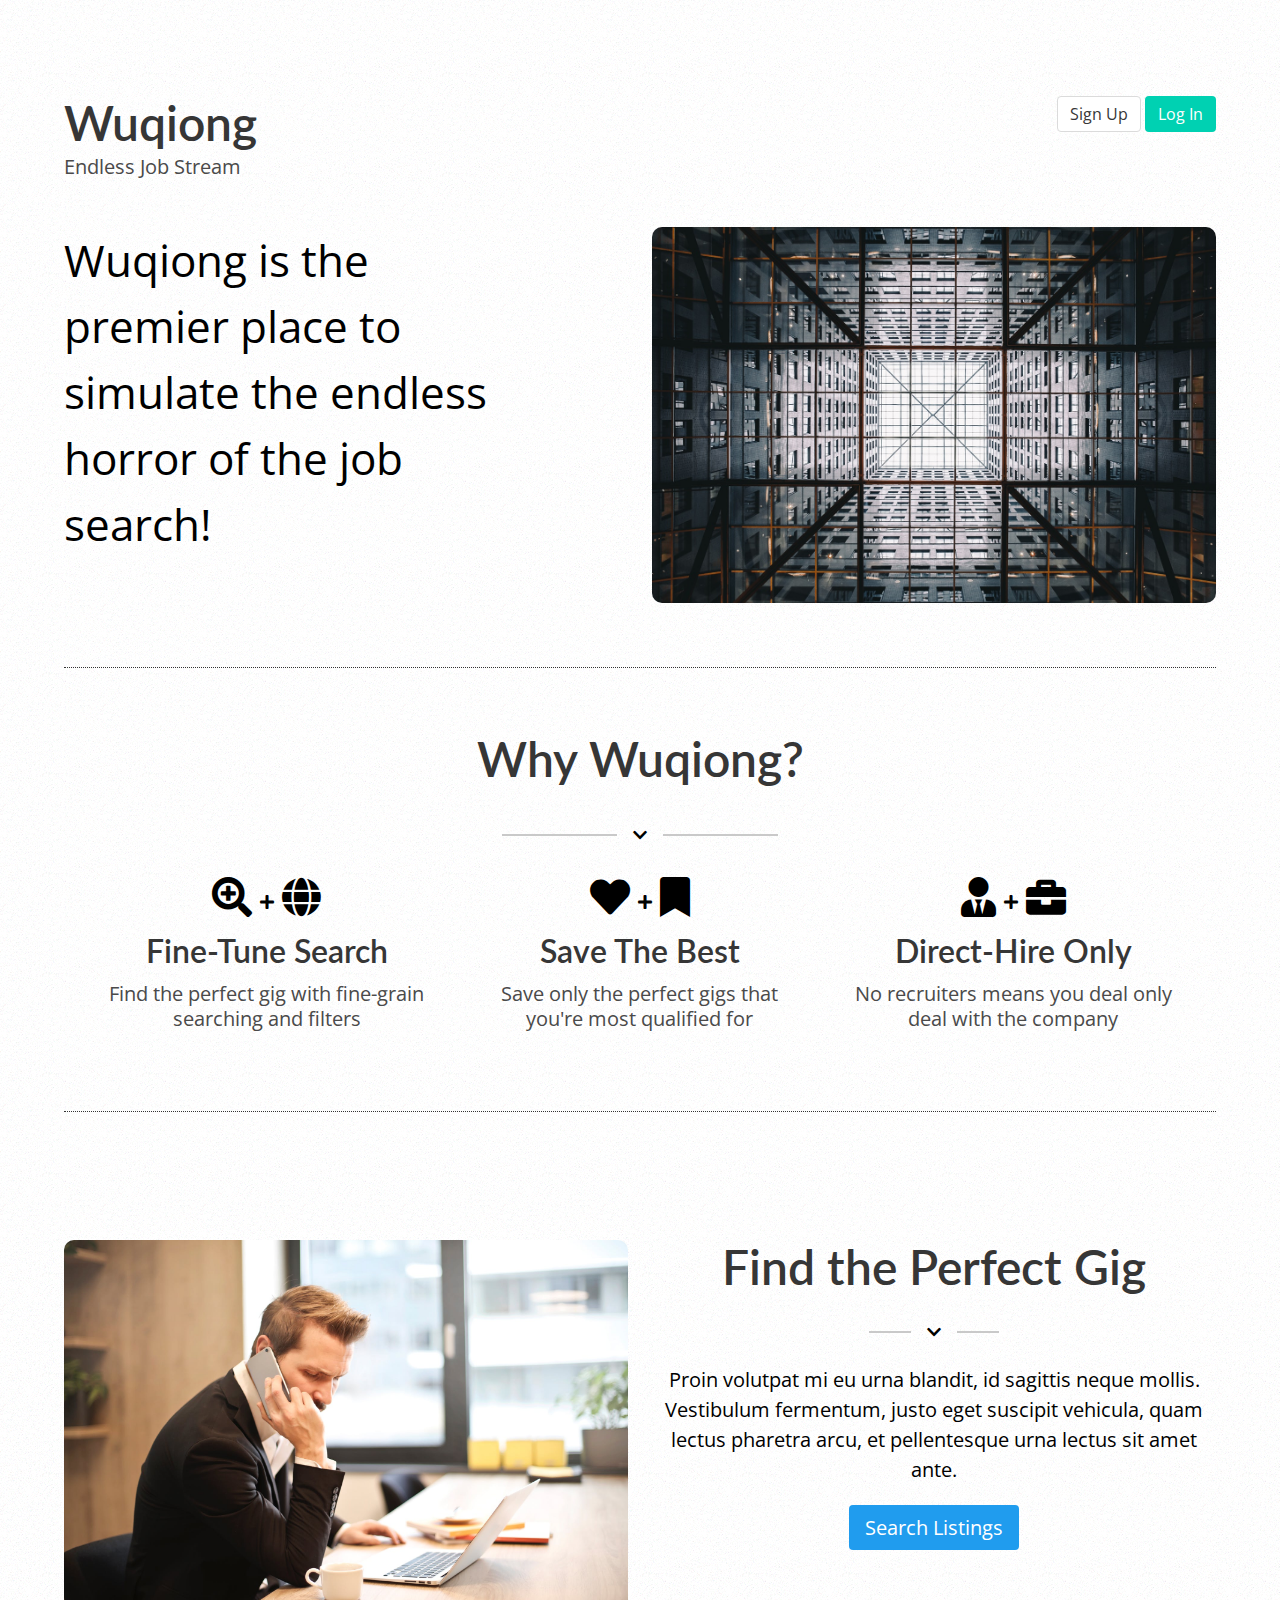
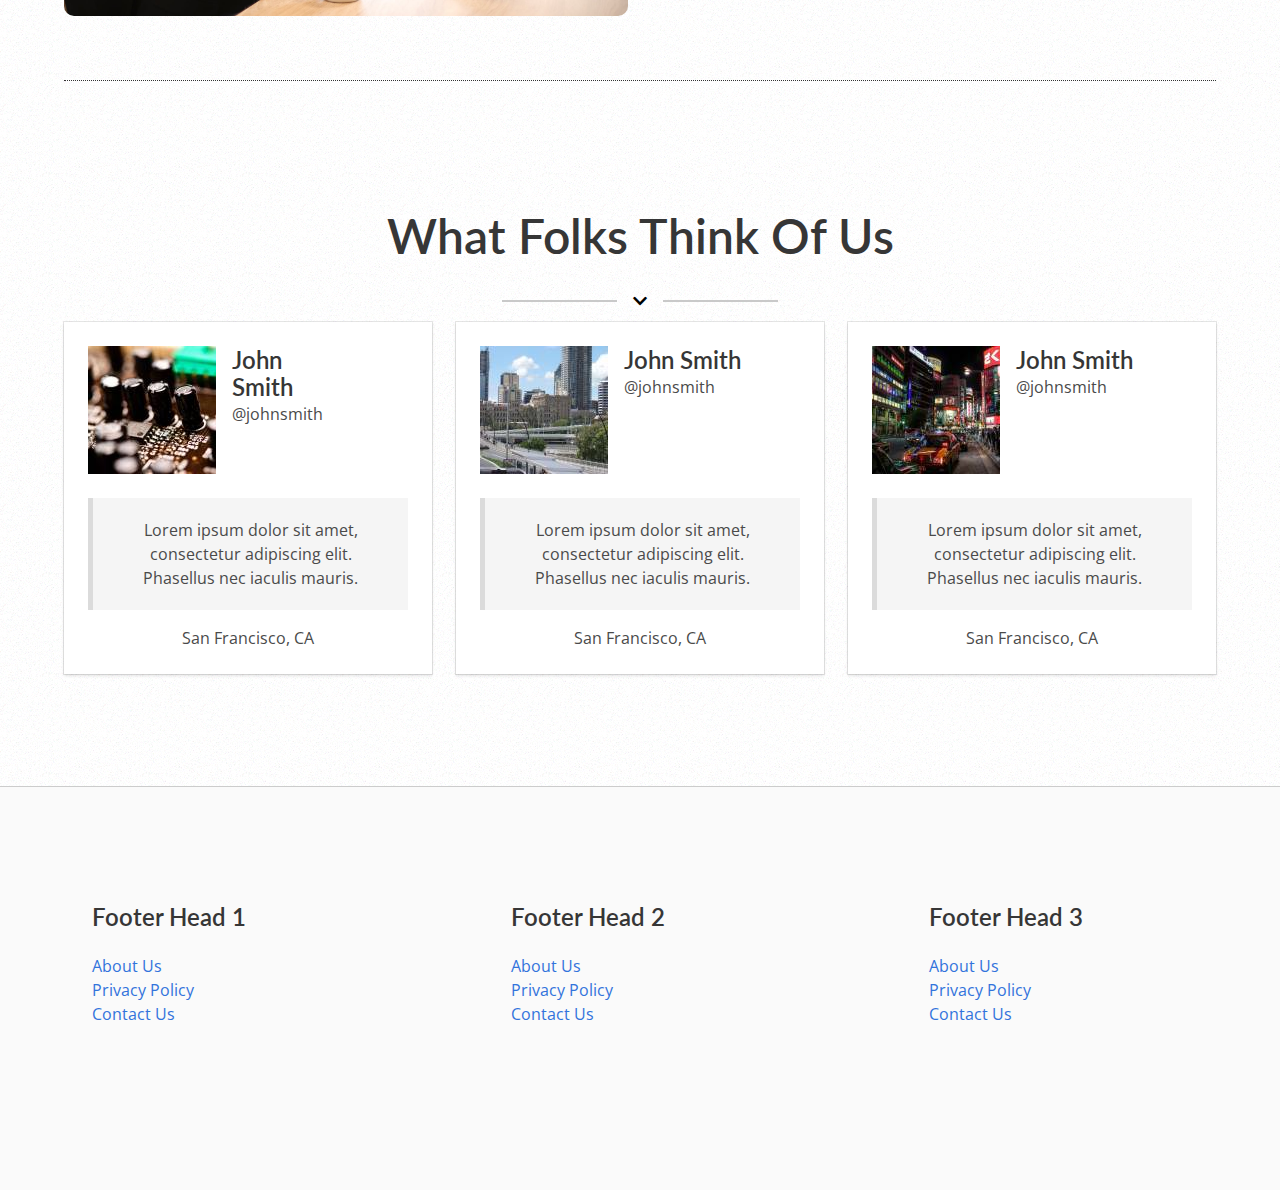
<file: index.html>
<html>
	<head>
		<title>Wuqiong</title>
		<link href="src/css/bulma/bulma.min.css" rel="stylesheet">
		<link href="https://cdnjs.cloudflare.com/ajax/libs/font-awesome/5.10.2/css/all.min.css" rel="stylesheet">
		<link href="https://fonts.googleapis.com/css?family=Lato&display=swap" rel="stylesheet">
		<link href="https://fonts.googleapis.com/css?family=Open+Sans&display=swap" rel="stylesheet">
		<link href="src/css/main.css" rel="stylesheet">
	</head>
	<body>
		<main id="app">
			<section v-on:click="closeLoginModal" v-if="showLoginModal" class="modal-fade">
				<section class="login">
					<div>
						Already a member? Sign in here!
					</div>
					<div class="field">
						<label class="label is-medium">Email</label>
						<div class="control">
							<input class="input is-medium" type="text" placeholder="me@example.com">
						</div>    
					</div>
					<div class="field">
						<label class="label is-medium" for="password">Password</label>
						<div class="control">
							<input class="input is-medium" type="password">
						</div>
					</div>
					<div class="control">
						<a class="button is-info">Login</a>
					</div>
					<a class="forgot-password" href="#">
						Forgot your password?
					</a>
				</section>
			</section>
			<section class="section">
				<header class="hero">
					<section class="hero-body">
						<div class="container head-cont">
							<div>
								<h1 class="title is-1">Wuqiong</h1>
								<h2 class="subtitle">Endless Job Stream</h2>
							</div>
							<div class="access-container">
								<div class="button is-blank">Sign Up</div>
								<div v-on:click="toggleLoginModal()" class="button is-primary">Log In</div>
							</div>
						</div>
					</section>
				</header>
				<div class="container intro-container">					
					<div class="columns">
						<div class="column intro-copy">
							<p>Wuqiong is the premier place to simulate the endless horror of the job search!</p>
						</div>
						<div class="column is-three-fourths intro-img">
							<figure class="image">
								<img src="assets/img/main/intro-col-img.jpg" alt="work">
							</figure>
						</div>
					</div>
				</div>
				<div class="container beni-container">
					<h1 class="title is-1">
							Why Wuqiong?
					</h1>
					<div class="divider">
						<div class="left">
							<hr>
						</div>
						<div class="center">
							<i class="fas fa-chevron-down"></i>
						</div>
						<div class="right">
							<hr>
						</div>
					</div>
					<div class="benefits">
						<div class="benefit">
							<i class="fas fa-search-plus"></i>
							<i class="fas fa-plus"></i>
							<i class="fas fa-globe"></i>
							<h3 class="title is-3">Fine-Tune Search</h3>
							<h3 class="subtitle">
								Find the perfect gig with fine-grain searching and filters
							</h3>
						</div>
						<div class="benefit">
							<i class="fas fa-heart"></i>
							<i class="fas fa-plus"></i>
							<i class="fas fa-bookmark"></i>
							<h3 class="title is-3">Save The Best</h3>
							<h3 class="subtitle">Save only the perfect gigs that you're most qualified for</h3>
						</div>

						<div class="benefit">
							<i class="fas fa-user-tie"></i>
							<i class="fas fa-plus"></i>
							<i class="fas fa-briefcase"></i>
							<h3 class="title is-3">Direct-Hire Only</h3>
							<h3 class="subtitle">No recruiters means you deal only deal with the company</h3>
						</div>
					</div>
				</div>
				<div class="container emplyr-container">
					<div class="columns">
						<div class="column emplyr-col-img">
							<figure class="image">
								<img src="assets/img/main/emplyr-cont-img.jpeg" alt='emplyr'>
							</figure>
						</div>
						<div class="column emplyr-col-copy">
							<h1 class="title is-1">
								Find the Perfect Gig
							</h1>
							<div class="divider">
								<div class="left">
									<hr>
								</div>
								<div class="center">
									<i class="fas fa-chevron-down"></i>
								</div>
								<div class="right">
									<hr>
								</div>
							</div>
							<span>
								Proin volutpat mi eu urna blandit, id sagittis neque mollis. Vestibulum fermentum, justo eget suscipit vehicula, quam lectus pharetra arcu, et pellentesque urna lectus sit amet ante.
							</span>
							<a class="button is-info" href="jobs/index.html">
								Search Listings
							</a>
						</div>
					</div>
				</div>
				<div class="container testi-container">
					<h1 class="title is-1">What Folks Think Of Us</h1>
					<div class="divider">
						<div class="left">
							<hr>
						</div>
						<div class="center">
							<i class="fas fa-chevron-down"></i>
						</div>
						<div class="right">
							<hr>
						</div>
					</div>
					<div class="columns testimonials">
						<div class="column">
							<div class="card">
								<div class="card-content">
									<div class="media">
										<div class="media-left">
											<figure class="image is-128x128">
												<img src="assets/img/main/testi-user-avatars/1.jpg" alt="usr avatar">
											</figure>
										</div>
										<div class="media-content">
											<p class="title is-4">John Smith</p>
											<p class="subtitle is-6">@johnsmith</p>
										</div>
									</div>
									<div class="testi-content content">
										<blockquote>
											Lorem ipsum dolor sit amet, consectetur adipiscing elit. Phasellus nec iaculis mauris.
										</blockquote>
										<span class="testi-user-location">San Francisco, CA</span>
									</div>
								</div>
							</div>
						</div>
						<div class="column">
							<div class="card">
								<div class="card-content">
									<div class="media">
										<div class="media-left">
											<figure class="image is-128x128">
												<img src="assets/img/main/testi-user-avatars/2.jpg" alt="usr avatar">
											</figure>
										</div>
										<div class="media-content">
											<p class="title is-4">John Smith</p>
											<p class="subtitle is-6">@johnsmith</p>
										</div>
									</div>
									<div class="testi-content content">
										<blockquote>Lorem ipsum dolor sit amet, consectetur adipiscing elit. Phasellus nec iaculis mauris.</blockquote>
										<span class="testi-user-location">San Francisco, CA</span>
									</div>
								</div>
							</div>
						</div>
						<div class="column">
							<div class="card">
								<div class="card-content">
									<div class="media">
										<div class="media-left">
											<figure class="image is-128x128">
												<img src="assets/img/main/testi-user-avatars/3.jpg" alt="usr avatar">
											</figure>
										</div>
										<div class="media-content">
											<p class="title is-4">John Smith</p>
											<p class="subtitle is-6">@johnsmith</p>
										</div>
									</div>
									<div class="testi-content content">
										<blockquote>Lorem ipsum dolor sit amet, consectetur adipiscing elit. Phasellus nec iaculis mauris.</blockquote>
										<span class="testi-user-location">San Francisco, CA</span>
									</div>
								</div>
							</div>
						</div>
					</div>
				</div>
			</section>
			<div class="footer">
				<div class="columns footer-links">
					<div class="column">
						<h4 class="title is-4">Footer Head 1</h4>
						<ul>
							<li>
								<a href="#">About Us</a>
							</li>
							<li>
								<a href="#">Privacy Policy</a>
							</li>
							<li>
								<a href="#">Contact Us</a>
							</li>
						</ul>
					</div>
					<div class="column">
						<h3 class="title is-4">Footer Head 2</h3>
						<ul>
							<li>
								<a href="#">About Us</a>
							</li>
							<li>
								<a href="#">Privacy Policy</a>
							</li>
							<li>
								<a href="#">Contact Us</a>
							</li>
						</ul>
					</div>
					<div class="column">
						<h3 class="title is-4">Footer Head 3</h3>
						<ul>
							<li>
								<a href="#">About Us</a>
							</li>
							<li>
								<a href="#">Privacy Policy</a>
							</li>
							<li>
								<a href="#">Contact Us</a>
							</li>
						</ul>
					</div>
				</div>
			</div>
		</main>
	</body>
</html>
<script src="src/js/vue/vue.min.js"></script>
<script>
	let vm = new Vue({
		el: '#app',
		data: {
			showLoginModal: false
		},
		methods: {
			toggleLoginModal() {
				if (this.showLoginModal == false) {
					this.showLoginModal = true;
				}
			},
			closeLoginModal() {
				if (this.showLoginModal == true) {
					this.showLoginModal = false;
				}
			}
		}
	})
</script>
</file>
<file: src/css/main.css>
html {
	background: url("../../assets/img/bg-canvas.png");
}
body {
	color: #000000;
	font-family: "Open Sans", sans-serif;
}

.modal-fade {
	position: fixed;
	top: 0;
	min-width: 100vw;
	min-height: 100vh;
	background: rgba(0,0,0,.25);
	z-index: 9;
	display: flex;
	justify-content: center;
	align-items: center;
}

header.user-nav {
	border-bottom: 1px solid #333;
	position: sticky;
    top: -1px;
    z-index: 5;
}
.head-cont {
	display: flex;
	justify-content: space-between;
}
.intro-copy p {
	font-size: 2.75em;
}
.intro-img > .image > img, 
.emplyr-col-img > .image > img {
	border-radius: 10px;
}
.login {
	border: 1px solid #333;
	max-width: 40vw;
	background-color: #fff;
	padding: 4em;
	border-radius: 5px;
}
.login div:first-child {
	font-size: 1.5em;
	font-family: "Lato", sans-serif;
	padding-bottom: .6em;
}
.login > .control {
    margin: 0 0 .5em 0;
}
.beni-container, 
.emplyr-container, 
.testi-container {
	padding: 4em 0 4em 0;
	border-top: 1px dotted #333;
	margin: 4em auto auto auto;
	border-bottom: 1px dotted #333;
}
.emplyr-container,
.testi-container {
	text-align: center;
	border-top: none;
}
.testi-container > blockquote {
	background-color: #fafafa;
}
.emplyr-col-copy span {
    display: block;
    margin: 1em auto 1em auto;
}
.emplyr-col-copy span, 
.emplyr-col-copy .button {
	font-size: 1.25em;
}
.beni-container > .title,
.testi-container > title {
    text-align: center;
    margin: 0 0 .75em 0;
}
.testi-content span:first-child {
	font-weight: bold;
}
.testi-container {
	border-top: none;
	border-bottom: none;
}
.benefits {
    display: flex;
    justify-content: space-around;
    padding: 1em;
}
.benefit {
	text-align: center;
	max-width: 25vw;
}
.benefit > h3.title.is-3 {
    margin: .5em 0 1em 0;
}
.benefit > i:not(:nth-child(2)) {
    font-size: 2.5em;
    padding: 0px 4px 4px 4px;
    position: relative;
    top: 4px;
}


.columns .column:first-child p {
	padding-right: 3em;
}
.input, .select select {
	box-shadow: none;
	border-radius: 0;
}
.title, .label {
	font-family: "Lato", sans-serif;
}
.footer {
	border-top: 1px solid #ccc;
}
.footer-links > .column {
    padding: 5em;
}

/* Divider styles */
.divider {
	max-width: 25%;
	display: flex;
	flex-direction: row;
	padding: .35em;
	justify-content: center;
	align-items: center;
	margin: auto auto .5em auto;
}
.divider > .left,
.divider > .right {
	width: 100%;
}
.divider > .left > hr,
.divider > .right > hr {
	background-color: #c9c9c9;
	margin: .05em 0 .05em 0;
}
.divider > .center {
	align-self: center;
	margin: 0 1em 0 1em;
}
.divider .left,
.divider .right {
	display: flex;
	flex-direction: column;
	justify-content: inherit;
}
.divider .center {
	align-self: center;
	margin: 0 1em 0 1em;
}
</file>
